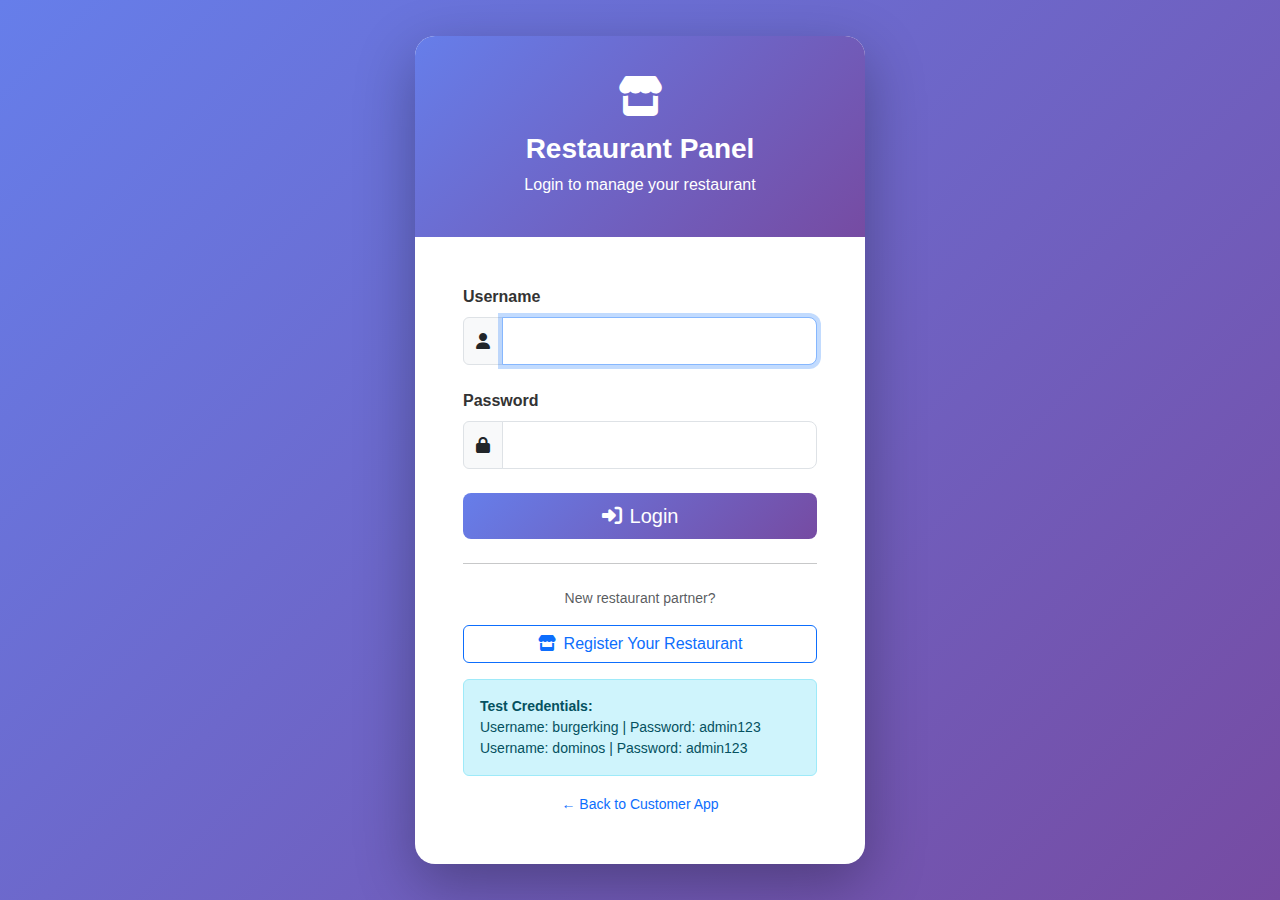
<file: restaurant-panel/index.html>
<!DOCTYPE html>
<html lang="en">

<head>
    <meta charset="UTF-8">
    <meta name="viewport" content="width=device-width, initial-scale=1.0">
    <title>Restaurant Login - Food Delivery</title>
    <link href="https://cdn.jsdelivr.net/npm/bootstrap@5.3.0/dist/css/bootstrap.min.css" rel="stylesheet">
    <link rel="stylesheet" href="https://cdnjs.cloudflare.com/ajax/libs/font-awesome/6.4.0/css/all.min.css">
    <style>
        body {
            background: linear-gradient(135deg, #667eea 0%, #764ba2 100%);
            min-height: 100vh;
            display: flex;
            align-items: center;
            justify-content: center;
            font-family: 'Inter', sans-serif;
        }

        .login-card {
            max-width: 450px;
            width: 100%;
            background: white;
            border-radius: 20px;
            box-shadow: 0 20px 60px rgba(0, 0, 0, 0.3);
            overflow: hidden;
        }

        .login-header {
            background: linear-gradient(135deg, #667eea 0%, #764ba2 100%);
            padding: 40px;
            text-align: center;
            color: white;
        }

        /* Fix label visibility */
        .form-label {
            color: #333 !important;
            font-weight: 500;
        }

        label {
            color: #333 !important;
        }
    </style>
</head>

<body>
    <div class="login-card">
        <div class="login-header">
            <i class="fas fa-store fs-1 mb-3"></i>
            <h1 class="h3 fw-bold">Restaurant Panel</h1>
            <p class="mb-0">Login to manage your restaurant</p>
        </div>

        <div class="p-5">
            <div id="alertContainer"></div>

            <form id="loginForm">
                <div class="mb-4">
                    <label for="username" class="form-label fw-bold">Username</label>
                    <div class="input-group">
                        <span class="input-group-text"><i class="fas fa-user"></i></span>
                        <input type="text" class="form-control form-control-lg" id="username" required autofocus>
                    </div>
                </div>
                <div class="mb-4">
                    <label for="password" class="form-label fw-bold">Password</label>
                    <div class="input-group">
                        <span class="input-group-text"><i class="fas fa-lock"></i></span>
                        <input type="password" class="form-control form-control-lg" id="password" required>
                    </div>
                </div>
                <button type="submit" class="btn btn-primary btn-lg w-100" id="loginBtn"
                    style="background: linear-gradient(135deg, #667eea 0%, #764ba2 100%); border: none;">
                    <i class="fas fa-sign-in-alt me-2"></i>Login
                </button>
            </form>

            <hr class="my-4">

            <p class="text-center text-muted small">New restaurant partner?</p>
            <button class="btn btn-outline-primary w-100" data-bs-toggle="modal" data-bs-target="#registerModal">
                <i class="fas fa-store me-2"></i>Register Your Restaurant
            </button>

            <div class="alert alert-info small mt-3">
                <strong>Test Credentials:</strong><br>
                Username: burgerking | Password: admin123<br>
                Username: dominos | Password: admin123
            </div>

            <div class="text-center mt-3">
                <a href="../customer-app/index.html" class="text-decoration-none small">← Back to Customer App</a>
            </div>
        </div>
    </div>

    <!-- Registration Modal -->
    <div class="modal fade" id="registerModal" tabindex="-1">
        <div class="modal-dialog modal-lg">
            <div class="modal-content">
                <div class="modal-header"
                    style="background: linear-gradient(135deg, #667eea 0%, #764ba2 100%); color: white;">
                    <h5 class="modal-title"><i class="fas fa-store me-2"></i>Register Your Restaurant</h5>
                    <button type="button" class="btn-close btn-close-white" data-bs-dismiss="modal"></button>
                </div>
                <div class="modal-body">
                    <form id="registerForm">
                        <div class="row">
                            <div class="col-md-6 mb-3">
                                <label class="form-label">Restaurant Name *</label>
                                <input type="text" class="form-control" id="regName" required>
                            </div>
                            <div class="col-md-6 mb-3">
                                <label class="form-label">Username *</label>
                                <input type="text" class="form-control" id="regUsername" required>
                                <small class="text-muted">This will be used for login</small>
                            </div>
                        </div>
                        <div class="row">
                            <div class="col-md-6 mb-3">
                                <label class="form-label">Password *</label>
                                <input type="password" class="form-control" id="regPassword" required minlength="6">
                            </div>
                            <div class="col-md-6 mb-3">
                                <label class="form-label">Confirm Password *</label>
                                <input type="password" class="form-control" id="regConfirmPassword" required>
                            </div>
                        </div>
                        <div class="mb-3">
                            <label class="form-label">Description</label>
                            <textarea class="form-control" id="regDescription" rows="2"
                                placeholder="Tell customers about your restaurant"></textarea>
                        </div>
                        <div class="mb-3">
                            <label class="form-label">Address *</label>
                            <input type="text" class="form-control" id="regAddress" required
                                placeholder="Restaurant address">
                        </div>
                        <div class="row">
                            <div class="col-md-6 mb-3">
                                <label class="form-label">Cuisine Types</label>
                                <input type="text" class="form-control" id="regCuisineTypes"
                                    placeholder="e.g., Italian, Chinese, Indian">
                            </div>
                            <div class="col-md-6 mb-3">
                                <label class="form-label">Delivery Time</label>
                                <input type="text" class="form-control" id="regDeliveryTime"
                                    placeholder="e.g., 30-45 min" value="30-45 min">
                            </div>
                        </div>
                        <div class="row">
                            <div class="col-md-6 mb-3">
                                <label class="form-label">Price for One</label>
                                <input type="number" class="form-control" id="regPriceForOne" value="200">
                            </div>
                            <div class="col-md-6 mb-3">
                                <label class="form-check-label" style="color: #333 !important;">
                                    <input type="checkbox" class="form-check-input" id="regPureVeg"> Pure
                                    Vegetarian
                                </label>
                            </div>
                        </div>
                        <div class="alert alert-warning small">
                            <i class="fas fa-info-circle me-1"></i>
                            After registration, you'll be able to add your menu items and manage orders.
                        </div>
                        <button type="submit" class="btn btn-primary w-100" id="registerBtn"
                            style="background: linear-gradient(135deg, #667eea 0%, #764ba2 100%); border: none;">
                            <i class="fas fa-check me-2"></i>Register Restaurant
                        </button>
                    </form>
                </div>
            </div>
        </div>
    </div>

    <script src="https://cdn.jsdelivr.net/npm/bootstrap@5.3.0/dist/js/bootstrap.bundle.min.js"></script>
    <script src="js/restaurant-api.js"></script>
    <script>
        const registerModal = new bootstrap.Modal(document.getElementById('registerModal'));

        // Check if already logged in
        (async function () {
            try {
                const response = await RestaurantAPI.checkAuth();
                if (response.authenticated) {
                    window.location.href = 'dashboard.html';
                }
            } catch (error) {
                console.log('Not authenticated');
            }
        })();

        // Login form handler
        document.getElementById('loginForm').addEventListener('submit', async (e) => {
            e.preventDefault();
            const loginBtn = document.getElementById('loginBtn');
            loginBtn.disabled = true;
            loginBtn.innerHTML = '<span class="spinner-border spinner-border-sm me-2"></span>Logging in...';

            const username = document.getElementById('username').value;
            const password = document.getElementById('password').value;

            try {
                const response = await RestaurantAPI.login(username, password);
                showAlert('Login successful! Redirecting...', 'success');
                setTimeout(() => {
                    window.location.href = 'dashboard.html';
                }, 1000);
            } catch (error) {
                showAlert(error.message || 'Login failed. Please check your credentials.', 'danger');
                loginBtn.disabled = false;
                loginBtn.innerHTML = '<i class="fas fa-sign-in-alt me-2"></i>Login';
            }
        });

        // Registration form handler
        document.getElementById('registerForm').addEventListener('submit', async (e) => {
            e.preventDefault();

            const password = document.getElementById('regPassword').value;
            const confirmPassword = document.getElementById('regConfirmPassword').value;

            if (password !== confirmPassword) {
                alert('Passwords do not match!');
                return;
            }

            const registerBtn = document.getElementById('registerBtn');
            registerBtn.disabled = true;
            registerBtn.innerHTML = '<span class="spinner-border spinner-border-sm me-2"></span>Registering...';

            const restaurantData = {
                name: document.getElementById('regName').value,
                username: document.getElementById('regUsername').value,
                password: password,
                description: document.getElementById('regDescription').value,
                address: document.getElementById('regAddress').value,
                cuisine_types: document.getElementById('regCuisineTypes').value,
                delivery_time: document.getElementById('regDeliveryTime').value,
                price_for_one: document.getElementById('regPriceForOne').value,
                is_pure_veg: document.getElementById('regPureVeg').checked
            };

            try {
                const response = await RestaurantAPI.register(restaurantData);
                alert('Registration successful! Redirecting to dashboard...');
                window.location.href = 'dashboard.html';
            } catch (error) {
                alert('Registration failed: ' + error.message);
                registerBtn.disabled = false;
                registerBtn.innerHTML = '<i class="fas fa-check me-2"></i>Register Restaurant';
            }
        });

        function showAlert(message, type) {
            document.getElementById('alertContainer').innerHTML = `
                <div class="alert alert-${type} alert-dismissible fade show" role="alert">
                    ${message}
                    <button type="button" class="btn-close" data-bs-dismiss="alert"></button>
                </div>
            `;
        }
    </script>
</body>

</html>
</file>
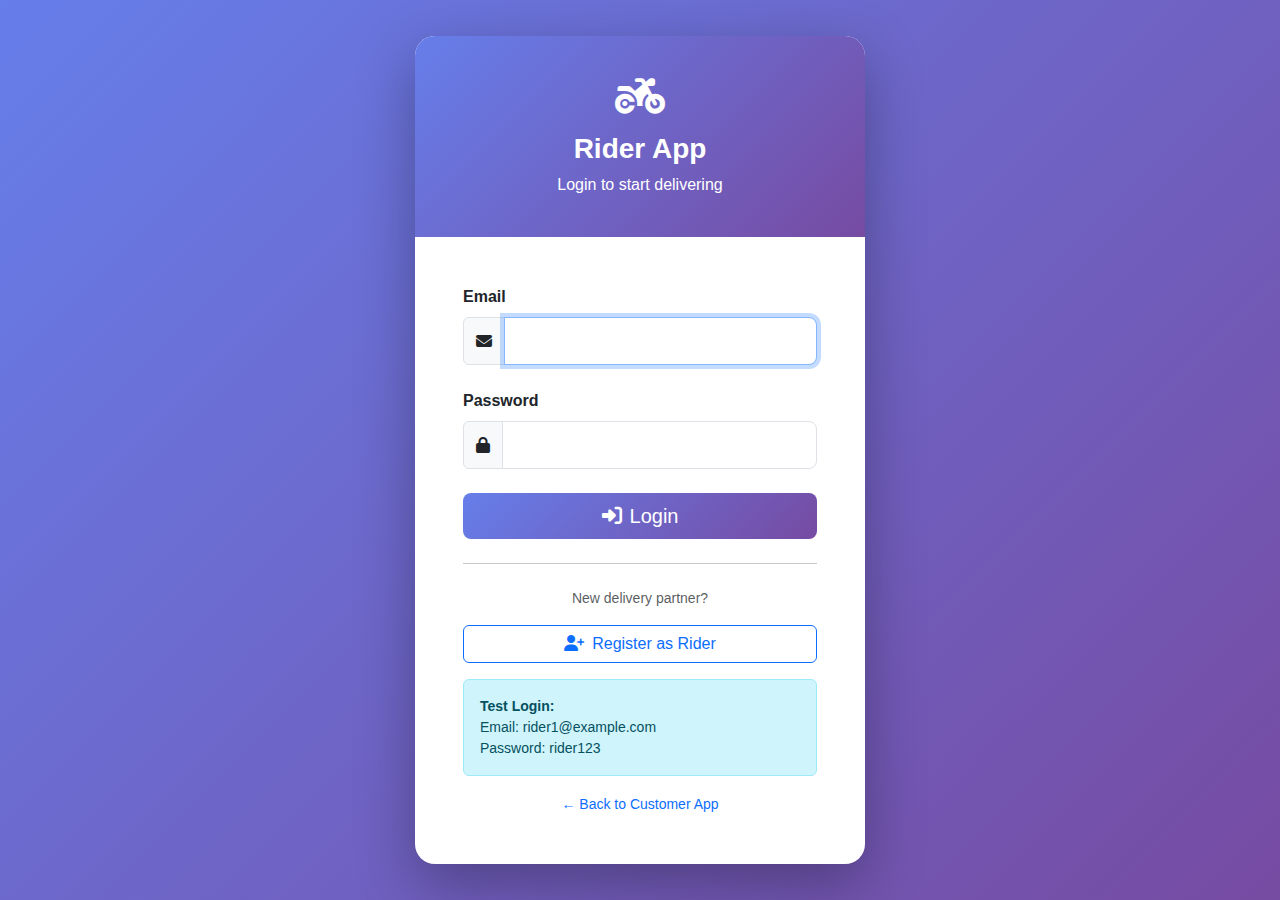
<file: rider-app/index.html>
<!DOCTYPE html>
<html lang="en">

<head>
    <meta charset="UTF-8">
    <meta name="viewport" content="width=device-width, initial-scale=1.0">
    <title>Rider Login</title>
    <link href="https://cdn.jsdelivr.net/npm/bootstrap@5.3.0/dist/css/bootstrap.min.css" rel="stylesheet">
    <link rel="stylesheet" href="https://cdnjs.cloudflare.com/ajax/libs/font-awesome/6.4.0/css/all.min.css">
    <link rel="stylesheet" href="css/rider-style.css">
    <style>
        body {
            background: linear-gradient(135deg, #667eea 0%, #764ba2 100%);
            min-height: 100vh;
            display: flex;
            align-items: center;
            justify-content: center;
        }

        .login-card {
            max-width: 450px;
            width: 100%;
            background: white;
            border-radius: 20px;
            box-shadow: 0 20px 60px rgba(0, 0, 0, 0.3);
        }

        .login-header {
            background: linear-gradient(135deg, #667eea 0%, #764ba2 100%);
            padding: 40px;
            text-align: center;
            color: white;
            border-radius: 20px 20px 0 0;
        }
    </style>
</head>

<body>
    <div class="login-card">
        <div class="login-header">
            <i class="fas fa-motorcycle fs-1 mb-3"></i>
            <h1 class="h3 fw-bold">Rider App</h1>
            <p class="mb-0">Login to start delivering</p>
        </div>

        <div class="p-5">
            <div id="alertContainer"></div>

            <form id="loginForm">
                <div class="mb-4">
                    <label class="form-label fw-bold">Email</label>
                    <div class="input-group">
                        <span class="input-group-text"><i class="fas fa-envelope"></i></span>
                        <input type="email" class="form-control form-control-lg" id="email" required autofocus>
                    </div>
                </div>
                <div class="mb-4">
                    <label class="form-label fw-bold">Password</label>
                    <div class="input-group">
                        <span class="input-group-text"><i class="fas fa-lock"></i></span>
                        <input type="password" class="form-control form-control-lg" id="password" required>
                    </div>
                </div>
                <button type="submit" class="btn btn-accept btn-lg w-100" id="loginBtn">
                    <i class="fas fa-sign-in-alt me-2"></i>Login
                </button>
            </form>

            <hr class="my-4">

            <p class="text-center text-muted small">New delivery partner?</p>
            <button class="btn btn-outline-primary w-100" data-bs-toggle="modal" data-bs-target="#registerModal">
                <i class="fas fa-user-plus me-2"></i>Register as Rider
            </button>

            <div class="alert alert-info small mt-3">
                <strong>Test Login:</strong><br>
                Email: rider1@example.com<br>
                Password: rider123
            </div>

            <div class="text-center mt-3">
                <a href="../index.html" class="text-decoration-none small">← Back to Customer App</a>
            </div>
        </div>
    </div>

    <!-- Register Modal -->
    <div class="modal fade" id="registerModal" tabindex="-1">
        <div class="modal-dialog">
            <div class="modal-content">
                <div class="modal-header"
                    style="background: linear-gradient(135deg, #667eea 0%, #764ba2 100%); color: white;">
                    <h5 class="modal-title"><i class="fas fa-motorcycle me-2"></i>Register as Rider</h5>
                    <button type="button" class="btn-close btn-close-white" data-bs-dismiss="modal"></button>
                </div>
                <div class="modal-body">
                    <form id="registerForm">
                        <div class="mb-3">
                            <label class="form-label">Full Name *</label>
                            <input type="text" class="form-control" id="regName" required>
                        </div>
                        <div class="mb-3">
                            <label class="form-label">Email *</label>
                            <input type="email" class="form-control" id="regEmail" required>
                        </div>
                        <div class="mb-3">
                            <label class="form-label">Phone *</label>
                            <input type="tel" class="form-control" id="regPhone" required placeholder="+91 XXXXX XXXXX">
                        </div>
                        <div class="mb-3">
                            <label class="form-label">Password *</label>
                            <input type="password" class="form-control" id="regPassword" required minlength="6">
                        </div>
                        <div class="mb-3">
                            <label class="form-label">Vehicle Type *</label>
                            <select class="form-select" id="regVehicle" required>
                                <option value="bike">Bike</option>
                                <option value="scooter">Scooter</option>
                                <option value="car">Car</option>
                            </select>
                        </div>
                        <button type="submit" class="btn btn-accept w-100" id="registerBtn">
                            <i class="fas fa-check me-2"></i>Register
                        </button>
                    </form>
                </div>
            </div>
        </div>
    </div>

    <script src="https://cdn.jsdelivr.net/npm/bootstrap@5.3.0/dist/js/bootstrap.bundle.min.js"></script>
    <script src="js/rider-api.js"></script>
    <script>
        const registerModal = new bootstrap.Modal(document.getElementById('registerModal'));

        // Check if already logged in
        (async function () {
            try {
                const response = await RiderAPI.checkAuth();
                if (response.authenticated) {
                    window.location.href = 'dashboard.html';
                }
            } catch (error) {
                console.log('Not authenticated');
            }
        })();

        // Login handler
        document.getElementById('loginForm').addEventListener('submit', async (e) => {
            e.preventDefault();
            const loginBtn = document.getElementById('loginBtn');
            loginBtn.disabled = true;
            loginBtn.innerHTML = '<span class="spinner-border spinner-border-sm me-2"></span>Logging in...';

            try {
                await RiderAPI.login(
                    document.getElementById('email').value,
                    document.getElementById('password').value
                );
                window.location.href = 'dashboard.html';
            } catch (error) {
                showAlert(error.message, 'danger');
                loginBtn.disabled = false;
                loginBtn.innerHTML = '<i class="fas fa-sign-in-alt me-2"></i>Login';
            }
        });

        // Register handler
        document.getElementById('registerForm').addEventListener('submit', async (e) => {
            e.preventDefault();
            const registerBtn = document.getElementById('registerBtn');
            registerBtn.disabled = true;
            registerBtn.innerHTML = '<span class="spinner-border spinner-border-sm me-2"></span>Registering...';

            try {
                await RiderAPI.register({
                    name: document.getElementById('regName').value,
                    email: document.getElementById('regEmail').value,
                    phone: document.getElementById('regPhone').value,
                    password: document.getElementById('regPassword').value,
                    vehicle_type: document.getElementById('regVehicle').value
                });
                alert('Registration successful!');
                window.location.href = 'dashboard.html';
            } catch (error) {
                alert('Registration failed: ' + error.message);
                registerBtn.disabled = false;
                registerBtn.innerHTML = '<i class="fas fa-check me-2"></i>Register';
            }
        });

        function showAlert(message, type) {
            document.getElementById('alertContainer').innerHTML = `
                <div class="alert alert-${type} alert-dismissible fade show">
                    ${message}
                    <button type="button" class="btn-close" data-bs-dismiss="alert"></button>
                </div>
            `;
        }
    </script>
</body>

</html>
</file>
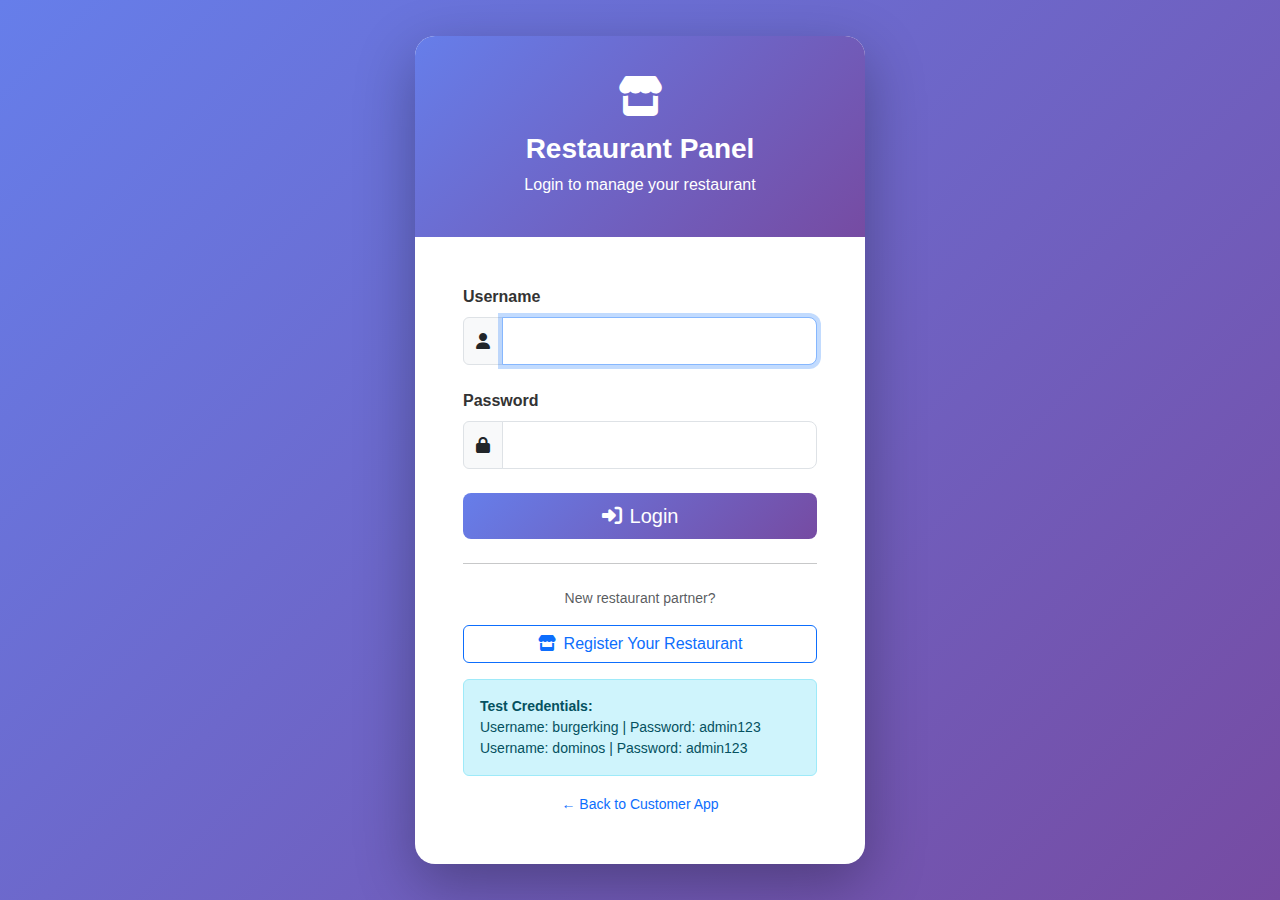
<file: restaurant-panel/dashboard.html>
<!DOCTYPE html>
<html lang="en">

<head>
    <meta charset="UTF-8">
    <meta name="viewport" content="width=device-width, initial-scale=1.0">
    <title>Restaurant Dashboard</title>
    <link href="https://cdn.jsdelivr.net/npm/bootstrap@5.3.0/dist/css/bootstrap.min.css" rel="stylesheet">
    <link rel="stylesheet" href="https://cdnjs.cloudflare.com/ajax/libs/font-awesome/6.4.0/css/all.min.css">
    <link rel="stylesheet" href="css/restaurant-style.css">
</head>

<body>
    <!-- Sidebar -->
    <div class="sidebar" id="sidebar">
        <div class="sidebar-header">
            <i class="fas fa-store me-2"></i>
            <span id="restaurantName">Restaurant Panel</span>
        </div>
        <ul class="sidebar-menu">
            <li><a href="dashboard.html" class="active"><i class="fas fa-home"></i> Dashboard</a></li>
            <li><a href="orders.html"><i class="fas fa-shopping-bag"></i> Orders</a></li>
            <li><a href="menu.html"><i class="fas fa-utensils"></i> Menu</a></li>
            <li><a href="#" onclick="handleLogout(event)"><i class="fas fa-sign-out-alt"></i> Logout</a></li>
        </ul>
    </div>

    <!-- Main Content -->
    <div class="main-content">
        <!-- Top Bar -->
        <div class="top-bar">
            <button class="btn btn-link" id="sidebarToggle">
                <i class="fas fa-bars"></i>
            </button>
            <div class="ms-auto" id="userInfo"></div>
        </div>

        <!-- Dashboard Content -->
        <div class="container-fluid p-4">
            <h1 class="h3 fw-bold mb-4">Dashboard</h1>

            <!-- Stats Cards -->
            <div class="row g-4 mb-4">
                <div class="col-md-3">
                    <div class="stat-card bg-primary text-white">
                        <div class="stat-icon"><i class="fas fa-shopping-bag"></i></div>
                        <div class="stat-content">
                            <div class="stat-number" id="totalOrders">0</div>
                            <div class="stat-label">Total Orders</div>
                        </div>
                    </div>
                </div>
                <div class="col-md-3">
                    <div class="stat-card bg-warning text-white">
                        <div class="stat-icon"><i class="fas fa-clock"></i></div>
                        <div class="stat-content">
                            <div class="stat-number" id="pendingOrders">0</div>
                            <div class="stat-label">Pending Orders</div>
                        </div>
                    </div>
                </div>
                <div class="col-md-3">
                    <div class="stat-card bg-success text-white">
                        <div class="stat-icon"><i class="fas fa-check-circle"></i></div>
                        <div class="stat-content">
                            <div class="stat-number" id="completedOrders">0</div>
                            <div class="stat-label">Completed</div>
                        </div>
                    </div>
                </div>
                <div class="col-md-3">
                    <div class="stat-card bg-info text-white">
                        <div class="stat-icon"><i class="fas fa-rupee-sign"></i></div>
                        <div class="stat-content">
                            <div class="stat-number" id="totalRevenue">₹0</div>
                            <div class="stat-label">Total Revenue</div>
                        </div>
                    </div>
                </div>
            </div>

            <!-- Recent Orders -->
            <div class="card border-0 shadow-sm">
                <div class="card-header bg-white">
                    <h5 class="mb-0">Recent Orders</h5>
                </div>
                <div class="card-body">
                    <div id="recentOrdersContent">
                        <div class="text-center py-4">
                            <div class="spinner-border text-primary" role="status"></div>
                        </div>
                    </div>
                </div>
            </div>
        </div>
    </div>

    <script src="https://cdn.jsdelivr.net/npm/bootstrap@5.3.0/dist/js/bootstrap.bundle.min.js"></script>
    <script src="js/restaurant-api.js"></script>
    <script>
        let currentRestaurant = null;

        document.addEventListener('DOMContentLoaded', async function () {
            await checkAuth();
            await loadDashboard();
        });

        async function checkAuth() {
            try {
                const response = await RestaurantAPI.checkAuth();
                if (response.authenticated) {
                    currentRestaurant = response.restaurant;
                    document.getElementById('restaurantName').textContent = currentRestaurant.name;
                    document.getElementById('userInfo').innerHTML = `
                        <span class="me-3"><i class="fas fa-store me-1"></i>${currentRestaurant.name}</span>
                    `;
                } else {
                    window.location.href = 'index.html';
                }
            } catch (error) {
                window.location.href = 'index.html';
            }
        }

        async function loadDashboard() {
            try {
                const ordersResponse = await RestaurantAPI.getOrders();
                const orders = ordersResponse.data;

                // Calculate stats
                const pending = orders.filter(o => o.status === 'pending' || o.status === 'confirmed').length;
                const completed = orders.filter(o => o.status === 'delivered').length;
                const totalRevenue = orders.reduce((sum, o) => sum + parseFloat(o.total_amount), 0);

                document.getElementById('totalOrders').textContent = orders.length;
                document.getElementById('pendingOrders').textContent = pending;
                document.getElementById('completedOrders').textContent = completed;
                document.getElementById('totalRevenue').textContent = '₹' + totalRevenue.toFixed(2);

                // Display recent orders
                displayRecentOrders(orders.slice(0, 5));
            } catch (error) {
                console.error('Failed to load dashboard:', error);
            }
        }

        function displayRecentOrders(orders) {
            const container = document.getElementById('recentOrdersContent');

            if (orders.length === 0) {
                container.innerHTML = '<p class="text-muted text-center">No orders yet</p>';
                return;
            }

            let html = '<div class="table-responsive"><table class="table">';
            html += '<thead><tr><th>Order ID</th><th>Customer</th><th>Items</th><th>Amount</th><th>Status</th><th>Action</th></tr></thead><tbody>';

            orders.forEach(order => {
                const statusClass = getStatusClass(order.status);
                html += `
                    <tr>
                        <td>#${order.id}</td>
                        <td>${order.customer_name}</td>
                        <td>${order.item_count} items</td>
                        <td>₹${order.total_amount}</td>
                        <td><span class="badge ${statusClass}">${order.status}</span></td>
                        <td><a href="orders.html" class="btn btn-sm btn-primary">View</a></td>
                    </tr>
                `;
            });

            html += '</tbody></table></div>';
            container.innerHTML = html;
        }

        function getStatusClass(status) {
            const map = {
                'pending': 'bg-warning',
                'confirmed': 'bg-info',
                'preparing': 'bg-primary',
                'on_the_way': 'bg-success',
                'delivered': 'bg-success',
                'cancelled': 'bg-danger'
            };
            return map[status] || 'bg-secondary';
        }

        async function handleLogout(e) {
            e.preventDefault();
            if (confirm('Are you sure you want to logout?')) {
                try {
                    await RestaurantAPI.logout();
                    window.location.href = 'index.html';
                } catch (error) {
                    console.error('Logout failed:', error);
                }
            }
        }
    </script>
</body>

</html>
</file>
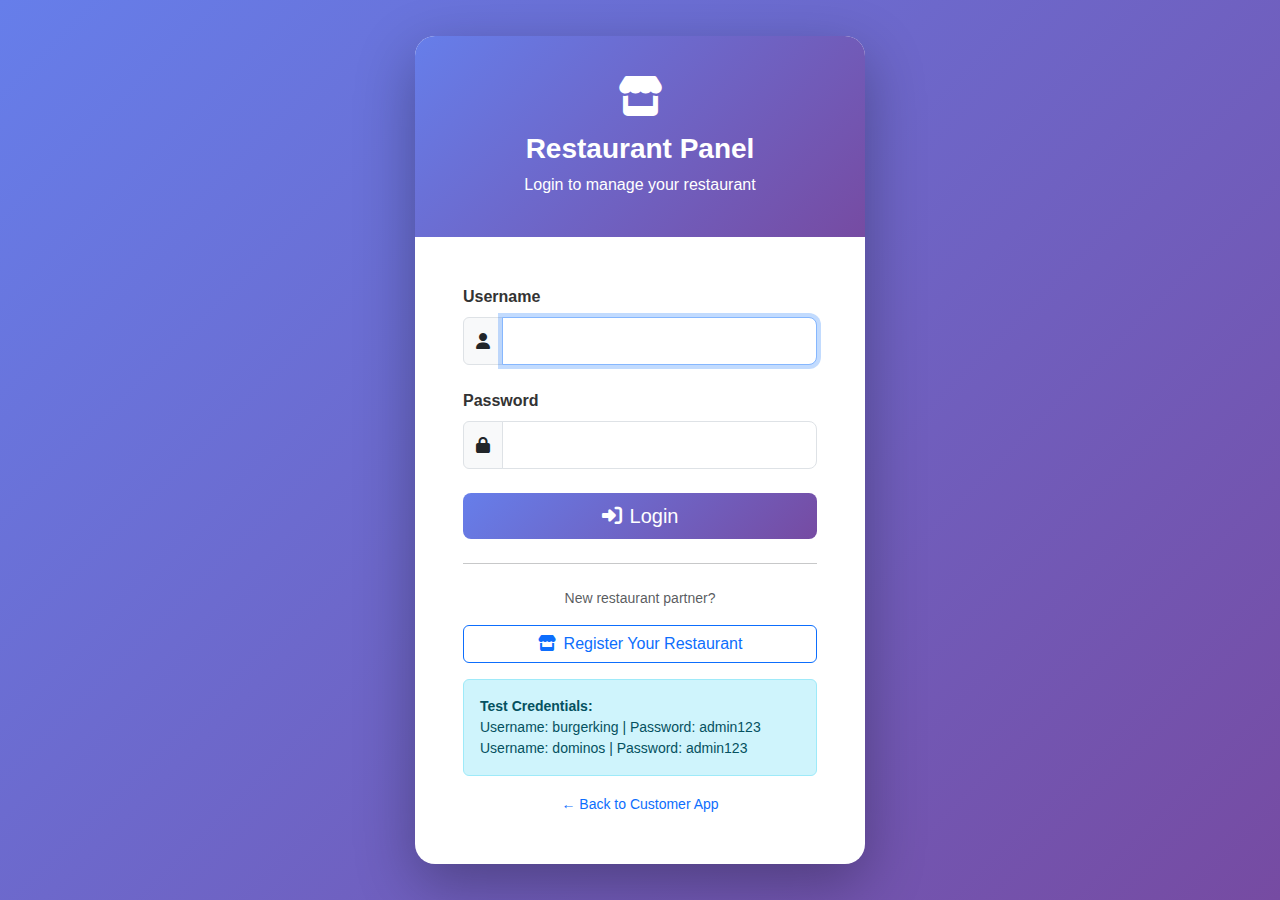
<file: restaurant-panel/menu.html>
<!DOCTYPE html>
<html lang="en">

<head>
    <meta charset="UTF-8">
    <meta name="viewport" content="width=device-width, initial-scale=1.0">
    <title>Menu Management</title>
    <link href="https://cdn.jsdelivr.net/npm/bootstrap@5.3.0/dist/css/bootstrap.min.css" rel="stylesheet">
    <link rel="stylesheet" href="https://cdnjs.cloudflare.com/ajax/libs/font-awesome/6.4.0/css/all.min.css">
    <link rel="stylesheet" href="css/restaurant-style.css">
</head>

<body>
    <!-- Sidebar -->
    <div class="sidebar">
        <div class="sidebar-header">
            <i class="fas fa-store me-2"></i>
            <span id="restaurantName">Restaurant Panel</span>
        </div>
        <ul class="sidebar-menu">
            <li><a href="dashboard.html"><i class="fas fa-home"></i> Dashboard</a></li>
            <li><a href="orders.html"><i class="fas fa-shopping-bag"></i> Orders</a></li>
            <li><a href="menu.html" class="active"><i class="fas fa-utensils"></i> Menu</a></li>
            <li><a href="#" onclick="handleLogout(event)"><i class="fas fa-sign-out-alt"></i> Logout</a></li>
        </ul>
    </div>

    <!-- Main Content -->
    <div class="main-content">
        <div class="top-bar">
            <button class="btn btn-link"><i class="fas fa-bars"></i></button>
            <div class="ms-auto" id="userInfo"></div>
        </div>

        <div class="container-fluid p-4">
            <div class="d-flex justify-content-between align-items-center mb-4">
                <h1 class="h3 fw-bold">Menu Management</h1>
                <button class="btn btn-primary" data-bs-toggle="modal" data-bs-target="#addItemModal">
                    <i class="fas fa-plus me-2"></i>Add New Item
                </button>
            </div>

            <!-- Menu Items -->
            <div class="card border-0 shadow-sm">
                <div class="card-body">
                    <div id="menuContent">
                        <div class="text-center py-5">
                            <div class="spinner-border text-primary" role="status"></div>
                        </div>
                    </div>
                </div>
            </div>
        </div>
    </div>

    <!-- Add Item Modal -->
    <div class="modal fade" id="addItemModal" tabindex="-1">
        <div class="modal-dialog">
            <div class="modal-content">
                <div class="modal-header">
                    <h5 class="modal-title">Add New Menu Item</h5>
                    <button type="button" class="btn-close" data-bs-dismiss="modal"></button>
                </div>
                <div class="modal-body">
                    <form id="addItemForm">
                        <div class="mb-3">
                            <label class="form-label">Item Name *</label>
                            <input type="text" class="form-control" id="itemName" required>
                        </div>
                        <div class="mb-3">
                            <label class="form-label">Description</label>
                            <textarea class="form-control" id="itemDesc" rows="2"></textarea>
                        </div>
                        <div class="mb-3">
                            <label class="form-label">Price *</label>
                            <input type="number" class="form-control" id="itemPrice" step="0.01" required>
                        </div>
                        <div class="mb-3">
                            <label class="form-label">Image URL</label>
                            <input type="url" class="form-control" id="itemImage">
                        </div>
                        <div class="mb-3">
                            <label class="form-check-label me-3">
                                <input type="checkbox" class="form-check-input" id="itemVeg" checked> Vegetarian
                            </label>
                        </div>
                        <button type="submit" class="btn btn-primary w-100">Add Item</button>
                    </form>
                </div>
            </div>
        </div>
    </div>

    <!-- Edit Item Modal -->
    <div class="modal fade" id="editItemModal" tabindex="-1">
        <div class="modal-dialog">
            <div class="modal-content">
                <div class="modal-header">
                    <h5 class="modal-title">Edit Menu Item</h5>
                    <button type="button" class="btn-close" data-bs-dismiss="modal"></button>
                </div>
                <div class="modal-body">
                    <form id="editItemForm">
                        <input type="hidden" id="editItemId">
                        <div class="mb-3">
                            <label class="form-label">Item Name *</label>
                            <input type="text" class="form-control" id="editItemName" required>
                        </div>
                        <div class="mb-3">
                            <label class="form-label">Description</label>
                            <textarea class="form-control" id="editItemDesc" rows="2"></textarea>
                        </div>
                        <div class="mb-3">
                            <label class="form-label">Price *</label>
                            <input type="number" class="form-control" id="editItemPrice" step="0.01" required>
                        </div>
                        <div class="mb-3">
                            <label class="form-label">Image URL</label>
                            <input type="url" class="form-control" id="editItemImage">
                        </div>
                        <div class="mb-3">
                            <label class="form-check-label me-3">
                                <input type="checkbox" class="form-check-input" id="editItemVeg"> Vegetarian
                            </label>
                            <label class="form-check-label">
                                <input type="checkbox" class="form-check-input" id="editItemAvailable"> Available
                            </label>
                        </div>
                        <button type="submit" class="btn btn-primary w-100">Update Item</button>
                    </form>
                </div>
            </div>
        </div>
    </div>

    <script src="https://cdn.jsdelivr.net/npm/bootstrap@5.3.0/dist/js/bootstrap.bundle.min.js"></script>
    <script src="js/restaurant-api.js"></script>
    <script>
        let currentRestaurant = null;
        const addModal = new bootstrap.Modal(document.getElementById('addItemModal'));
        const editModal = new bootstrap.Modal(document.getElementById('editItemModal'));

        document.addEventListener('DOMContentLoaded', async function () {
            await checkAuth();
            await loadMenu();

            document.getElementById('addItemForm').addEventListener('submit', handleAddItem);
            document.getElementById('editItemForm').addEventListener('submit', handleEditItem);
        });

        async function checkAuth() {
            try {
                const response = await RestaurantAPI.checkAuth();
                if (response.authenticated) {
                    currentRestaurant = response.restaurant;
                    document.getElementById('restaurantName').textContent = currentRestaurant.name;
                    document.getElementById('userInfo').textContent = currentRestaurant.name;
                } else {
                    window.location.href = 'index.html';
                }
            } catch (error) {
                window.location.href = 'index.html';
            }
        }

        async function loadMenu() {
            const container = document.getElementById('menuContent');
            container.innerHTML = '<div class="text-center py-5"><div class="spinner-border text-primary"></div></div>';

            try {
                const response = await RestaurantAPI.getMenu();
                displayMenu(response.data);
            } catch (error) {
                container.innerHTML = '<div class="alert alert-danger">Failed to load menu</div>';
            }
        }

        function displayMenu(items) {
            const container = document.getElementById('menuContent');

            if (items.length === 0) {
                container.innerHTML = '<p class="text-center text-muted py-5">No menu items yet. Add your first item!</p>';
                return;
            }

            let html = '<div class="table-responsive"><table class="table table-hover"><thead><tr><th>Item</th><th>Description</th><th>Price</th><th>Type</th><th>Status</th><th>Actions</th></tr></thead><tbody>';

            items.forEach(item => {
                html += `
                    <tr>
                        <td>
                            <div class="d-flex align-items-center">
                                ${item.image_url ? `<img src="${item.image_url}" style="width: 50px; height: 50px; object-fit: cover;" class="rounded me-2" onerror="this.src='https://via.placeholder.com/50'">` : ''}
                                <strong>${item.name}</strong>
                            </div>
                        </td>
                        <td><small>${item.description || '-'}</small></td>
                        <td><strong>₹${item.price}</strong></td>
                        <td>${item.is_veg ? '<span class="badge bg-success">Veg</span>' : '<span class="badge bg-danger">Non-Veg</span>'}</td>
                        <td>${item.is_available ? '<span class="badge bg-success">Available</span>' : '<span class="badge bg-secondary">Unavailable</span>'}</td>
                        <td>
                            <button class="btn btn-sm btn-primary" onclick='editItem(${JSON.stringify(item)})'><i class="fas fa-edit"></i></button>
                            <button class="btn btn-sm ${item.is_available ? 'btn-warning' : 'btn-success'}" onclick="toggleAvailability(${item.id}, ${!item.is_available})">
                                <i class="fas fa-${item.is_available ? 'eye-slash' : 'eye'}"></i>
                            </button>
                            <button class="btn btn-sm btn-danger" onclick="deleteItem(${item.id})"><i class="fas fa-trash"></i></button>
                        </td>
                    </tr>
                `;
            });

            html += '</tbody></table></div>';
            container.innerHTML = html;
        }

        async function handleAddItem(e) {
            e.preventDefault();

            const item = {
                name: document.getElementById('itemName').value,
                description: document.getElementById('itemDesc').value,
                price: document.getElementById('itemPrice').value,
                image_url: document.getElementById('itemImage').value,
                is_veg: document.getElementById('itemVeg').checked
            };

            try {
                await RestaurantAPI.addMenuItem(item);
                addModal.hide();
                document.getElementById('addItemForm').reset();
                await loadMenu();
                alert('Item added successfully!');
            } catch (error) {
                alert('Failed to add item: ' + error.message);
            }
        }

        function editItem(item) {
            document.getElementById('editItemId').value = item.id;
            document.getElementById('editItemName').value = item.name;
            document.getElementById('editItemDesc').value = item.description || '';
            document.getElementById('editItemPrice').value = item.price;
            document.getElementById('editItemImage').value = item.image_url || '';
            document.getElementById('editItemVeg').checked = item.is_veg == 1;
            document.getElementById('editItemAvailable').checked = item.is_available == 1;
            editModal.show();
        }

        async function handleEditItem(e) {
            e.preventDefault();

            const itemId = document.getElementById('editItemId').value;
            const updates = {
                name: document.getElementById('editItemName').value,
                description: document.getElementById('editItemDesc').value,
                price: document.getElementById('editItemPrice').value,
                image_url: document.getElementById('editItemImage').value,
                is_veg: document.getElementById('editItemVeg').checked,
                is_available: document.getElementById('editItemAvailable').checked
            };

            try {
                await RestaurantAPI.updateMenuItem(itemId, updates);
                editModal.hide();
                await loadMenu();
                alert('Item updated successfully!');
            } catch (error) {
                alert('Failed to update item: ' + error.message);
            }
        }

        async function toggleAvailability(itemId, available) {
            try {
                await RestaurantAPI.updateMenuItem(itemId, { is_available: available });
                await loadMenu();
            } catch (error) {
                alert('Failed to update availability: ' + error.message);
            }
        }

        async function deleteItem(itemId) {
            if (!confirm('Are you sure you want to delete this item?')) return;

            try {
                await RestaurantAPI.deleteMenuItem(itemId);
                await loadMenu();
                alert('Item deleted successfully!');
            } catch (error) {
                alert('Failed to delete item: ' + error.message);
            }
        }

        async function handleLogout(e) {
            e.preventDefault();
            if (confirm('Logout?')) {
                await RestaurantAPI.logout();
                window.location.href = 'index.html';
            }
        }
    </script>
</body>

</html>
</file>
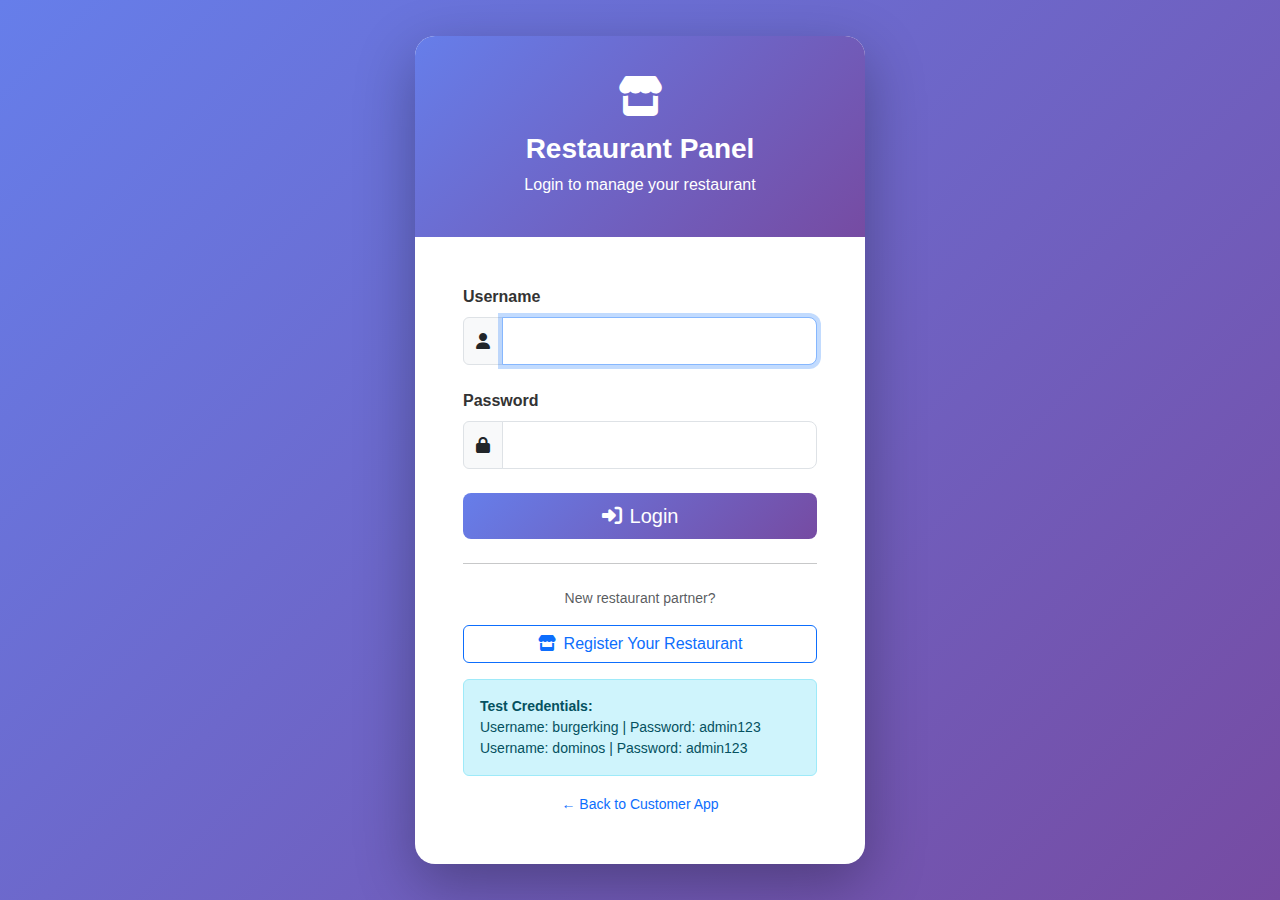
<file: restaurant-panel/orders.html>
<!DOCTYPE html>
<html lang="en">

<head>
    <meta charset="UTF-8">
    <meta name="viewport" content="width=device-width, initial-scale=1.0">
    <title>Orders Management</title>
    <link href="https://cdn.jsdelivr.net/npm/bootstrap@5.3.0/dist/css/bootstrap.min.css" rel="stylesheet">
    <link rel="stylesheet" href="https://cdnjs.cloudflare.com/ajax/libs/font-awesome/6.4.0/css/all.min.css">
    <link rel="stylesheet" href="css/restaurant-style.css">
</head>

<body>
    <!-- Sidebar -->
    <div class="sidebar">
        <div class="sidebar-header">
            <i class="fas fa-store me-2"></i>
            <span id="restaurantName">Restaurant Panel</span>
        </div>
        <ul class="sidebar-menu">
            <li><a href="dashboard.html"><i class="fas fa-home"></i> Dashboard</a></li>
            <li><a href="orders.html" class="active"><i class="fas fa-shopping-bag"></i> Orders</a></li>
            <li><a href="menu.html"><i class="fas fa-utensils"></i> Menu</a></li>
            <li><a href="#" onclick="handleLogout(event)"><i class="fas fa-sign-out-alt"></i> Logout</a></li>
        </ul>
    </div>

    <!-- Main Content -->
    <div class="main-content">
        <div class="top-bar">
            <button class="btn btn-link"><i class="fas fa-bars"></i></button>
            <div class="ms-auto" id="userInfo"></div>
        </div>

        <div class="container-fluid p-4">
            <div class="d-flex justify-content-between align-items-center mb-4">
                <h1 class="h3 fw-bold">Orders Management</h1>
                <button class="btn btn-primary" onclick="loadOrders()"><i class="fas fa-sync me-2"></i>Refresh</button>
            </div>

            <!-- Filters -->
            <div class="card border-0 shadow-sm mb-4">
                <div class="card-body">
                    <div class="row g-3">
                        <div class="col-md-3">
                            <select class="form-select" id="statusFilter" onchange="loadOrders()">
                                <option value="">All Orders</option>
                                <option value="pending">Pending</option>
                                <option value="confirmed">Confirmed</option>
                                <option value="preparing">Preparing</option>
                                <option value="ready">Ready</option>
                                <option value="on_the_way">On the Way</option>
                                <option value="delivered">Delivered</option>
                                <option value="cancelled">Cancelled</option>
                            </select>
                        </div>
                    </div>
                </div>
            </div>

            <!-- Orders List -->
            <div class="card border-0 shadow-sm">
                <div class="card-body">
                    <div id="ordersContent">
                        <div class="text-center py-5">
                            <div class="spinner-border text-primary" role="status"></div>
                        </div>
                    </div>
                </div>
            </div>
        </div>
    </div>

    <!-- Order Details Modal -->
    <div class="modal fade" id="orderModal" tabindex="-1">
        <div class="modal-dialog modal-lg">
            <div class="modal-content">
                <div class="modal-header">
                    <h5 class="modal-title">Order Details</h5>
                    <button type="button" class="btn-close" data-bs-dismiss="modal"></button>
                </div>
                <div class="modal-body" id="orderModalContent"></div>
            </div>
        </div>
    </div>

    <script src="https://cdn.jsdelivr.net/npm/bootstrap@5.3.0/dist/js/bootstrap.bundle.min.js"></script>
    <script src="js/restaurant-api.js"></script>
    <script>
        let currentRestaurant = null;
        const orderModal = new bootstrap.Modal(document.getElementById('orderModal'));

        document.addEventListener('DOMContentLoaded', async function () {
            await checkAuth();
            await loadOrders();
        });

        async function checkAuth() {
            try {
                const response = await RestaurantAPI.checkAuth();
                if (response.authenticated) {
                    currentRestaurant = response.restaurant;
                    document.getElementById('restaurantName').textContent = currentRestaurant.name;
                    document.getElementById('userInfo').textContent = currentRestaurant.name;
                } else {
                    window.location.href = 'index.html';
                }
            } catch (error) {
                window.location.href = 'index.html';
            }
        }

        async function loadOrders() {
            const status = document.getElementById('statusFilter').value;
            const container = document.getElementById('ordersContent');
            container.innerHTML = '<div class="text-center py-5"><div class="spinner-border text-primary"></div></div>';

            try {
                const response = await RestaurantAPI.getOrders(status || null);
                displayOrders(response.data);
            } catch (error) {
                container.innerHTML = '<div class="alert alert-danger">Failed to load orders</div>';
            }
        }

        function displayOrders(orders) {
            const container = document.getElementById('ordersContent');

            if (orders.length === 0) {
                container.innerHTML = '<p class="text-center text-muted py-5">No orders found</p>';
                return;
            }

            let html = '<div class="table-responsive"><table class="table table-hover">';
            html += '<thead><tr><th>Order ID</th><th>Customer</th><th>Phone</th><th>Items</th><th>Amount</th><th>Status</th><th>Date</th><th>Actions</th></tr></thead><tbody>';

            orders.forEach(order => {
                const date = new Date(order.created_at).toLocaleString('en-IN');
                const statusClass = getStatusClass(order.status);
                html += `
                    <tr>
                        <td><strong>#${order.id}</strong></td>
                        <td>${order.customer_name}</td>
                        <td>${order.phone || 'N/A'}</td>
                        <td>${order.item_count} items</td>
                        <td><strong>₹${order.total_amount}</strong></td>
                        <td><span class="badge ${statusClass}">${order.status.replace('_', ' ')}</span></td>
                        <td><small>${date}</small></td>
                        <td>
                            <button class="btn btn-sm btn-info" onclick="viewOrder(${order.id})"><i class="fas fa-eye"></i></button>
                            ${order.status !== 'delivered' && order.status !== 'cancelled' && order.status !== 'on_the_way' ?
                        `<button class="btn btn-sm btn-success" onclick="updateStatus(${order.id})"><i class="fas fa-check"></i></button>` : ''}
                        </td>
                    </tr>
                `;
            });

            html += '</tbody></table></div>';
            container.innerHTML = html;
        }

        async function viewOrder(orderId) {
            const content = document.getElementById('orderModalContent');
            content.innerHTML = '<div class="text-center py-3"><div class="spinner-border"></div></div>';
            orderModal.show();

            try {
                const response = await RestaurantAPI.getOrder(orderId);
                const order = response.data;

                let html = `
                    <div class="mb-3">
                        <h6>Customer Details</h6>
                        <p><strong>Name:</strong> ${order.customer_name}<br>
                        <strong>Phone:</strong> ${order.phone}<br>
                        <strong>Email:</strong> ${order.email}</p>
                        <p><strong>Delivery Address:</strong><br>${order.delivery_address}</p>
                    </div>
                    <div class="mb-3">
                        <h6>Order Items</h6>
                        <table class="table table-sm">
                            <thead><tr><th>Item</th><th>Qty</th><th>Price</th><th>Total</th></tr></thead>
                            <tbody>
                `;

                order.items.forEach(item => {
                    html += `
                        <tr>
                            <td>${item.name} ${item.is_veg ? '<span class="badge bg-success">Veg</span>' : ''}</td>
                            <td>${item.quantity}</td>
                            <td>₹${item.price}</td>
                            <td>₹${(item.price * item.quantity).toFixed(2)}</td>
                        </tr>
                    `;
                });

                html += `
                            </tbody>
                        </table>
                    </div>
                    <div class="mb-3">
                        <h6>Payment</h6>
                        <p><strong>Method:</strong> ${order.payment_method.toUpperCase()}<br>
                        <strong>Total Amount:</strong> <span class="h5 text-success">₹${order.total_amount}</span></p>
                    </div>
                    <div>
                        <h6>Status</h6>
                        <p><span class="badge ${getStatusClass(order.status)}">${order.status.replace('_', ' ')}</span></p>
                    </div>
                `;

                content.innerHTML = html;
            } catch (error) {
                content.innerHTML = '<div class="alert alert-danger">Failed to load order details</div>';
            }
        }

        async function updateStatus(orderId) {
            // Restaurant can only control these statuses
            const statuses = ['pending', 'confirmed', 'preparing', 'ready', 'cancelled'];
            const statusNames = ['Pending', 'Confirmed', 'Preparing', 'Ready', 'Cancelled'];

            const result = prompt(`Select new status (enter number):\n0: Pending\n1: Confirmed\n2: Preparing\n3: Ready\n4: Cancelled`);

            if (result !== null) {
                const index = parseInt(result);
                if (index >= 0 && index < statuses.length) {
                    try {
                        await RestaurantAPI.updateOrderStatus(orderId, statuses[index]);
                        alert('Order status updated successfully!');
                        await loadOrders();
                    } catch (error) {
                        alert('Failed to update status: ' + error.message);
                    }
                }
            }
        }

        function getStatusClass(status) {
            const map = {
                'pending': 'bg-warning text-dark',
                'confirmed': 'bg-info',
                'preparing': 'bg-primary',
                'ready': 'bg-primary',
                'on_the_way': 'bg-success',
                'delivered': 'bg-success',
                'cancelled': 'bg-danger'
            };
            return map[status] || 'bg-secondary';
        }

        async function handleLogout(e) {
            e.preventDefault();
            if (confirm('Logout?')) {
                await RestaurantAPI.logout();
                window.location.href = 'index.html';
            }
        }
    </script>
</body>

</html>
</file>
<file: rider-app/css/rider-style.css>
/* Rider App Styles */
body {
    font-family: 'Inter', sans-serif;
    background: #f8f9fa;
    margin: 0;
    padding: 0;
}

/* App Container */
.rider-app {
    min-height: 100vh;
    padding-bottom: 70px;
}

/* Header */
.rider-header {
    background: linear-gradient(135deg, #667eea 0%, #764ba2 100%);
    color: white;
    padding: 15px 0;
    box-shadow: 0 2px 10px rgba(0, 0, 0, 0.1);
}

/* Toggle Switch */
.availability-toggle {
    display: flex;
    align-items: center;
    gap: 10px;
}

.switch {
    position: relative;
    display: inline-block;
    width: 60px;
    height: 34px;
}

.switch input {
    opacity: 0;
    width: 0;
    height: 0;
}

.slider {
    position: absolute;
    cursor: pointer;
    top: 0;
    left: 0;
    right: 0;
    bottom: 0;
    background-color: #ccc;
    transition: .4s;
    border-radius: 34px;
}

.slider:before {
    position: absolute;
    content: "";
    height: 26px;
    width: 26px;
    left: 4px;
    bottom: 4px;
    background-color: white;
    transition: .4s;
    border-radius: 50%;
}

input:checked+.slider {
    background-color: #4CAF50;
}

input:checked+.slider:before {
    transform: translateX(26px);
}

/* Stats Cards */
.stat-card {
    background: white;
    padding: 20px;
    border-radius: 10px;
    box-shadow: 0 2px 8px rgba(0, 0, 0, 0.1);
    text-align: center;
}

.stat-value {
    font-size: 2rem;
    font-weight: bold;
    margin: 10px 0;
}

.stat-label {
    color: #6c757d;
    font-size: 0.9rem;
}

/* Order Cards */
.order-card {
    background: white;
    border-radius: 10px;
    padding: 15px;
    margin-bottom: 15px;
    box-shadow: 0 2px 8px rgba(0, 0, 0, 0.1);
    transition: transform 0.2s;
    position: relative;
    border-left: 4px solid transparent;
}

.order-card:hover {
    transform: translateY(-2px);
    box-shadow: 0 4px 12px rgba(0, 0, 0, 0.15);
}

.order-card.border-primary {
    border-left-color: #667eea;
}

/* Buttons */
.btn-accept {
    background: linear-gradient(135deg, #667eea 0%, #764ba2 100%);
    border: none;
    color: white;
}

.btn-accept:hover {
    opacity: 0.9;
    color: white;
}

.btn-call {
    background: #25D366;
    color: white;
    border: none;
}

.btn-call:hover {
    background: #128C7E;
    color: white;
}

/* Status Badges */
.badge-preparing {
    background-color: #ffc107;
}

.badge-on-the-way,
.badge-on_the_way {
    background-color: #17a2b8;
}

/* Bottom Navigation */
.bottom-nav {
    position: fixed;
    bottom: 0;
    left: 0;
    right: 0;
    background: white;
    box-shadow: 0 -2px 10px rgba(0, 0, 0, 0.1);
    display: flex;
    justify-content: space-around;
    padding: 10px 0;
    z-index: 1000;
}

.bottom-nav a {
    display: flex;
    flex-direction: column;
    align-items: center;
    text-decoration: none;
    color: #6c757d;
    font-size: 0.75rem;
    padding: 5px 15px;
    transition: color 0.3s;
}

.bottom-nav a i {
    font-size: 1.25rem;
    margin-bottom: 5px;
}

.bottom-nav a.active,
.bottom-nav a:hover {
    color: #667eea;
}

/* Responsive */
@media (max-width: 768px) {
    .stat-card {
        margin-bottom: 15px;
    }
}
</file>
<file: restaurant-panel/css/restaurant-style.css>
/* Restaurant Panel Styles */
body {
    font-family: 'Inter', sans-serif;
    background: #f8f9fa;
    margin: 0;
    padding: 0;
}

/* Sidebar */
.sidebar {
    position: fixed;
    left: 0;
    top: 0;
    bottom: 0;
    width: 250px;
    background: #2c3e50;
    color: white;
    z-index: 1000;
    transition: transform 0.3s;
}

.sidebar-header {
    padding: 20px;
    font-size: 1.25rem;
    font-weight: bold;
    border-bottom: 1px solid rgba(255,255,255,0.1);
}

.sidebar-menu {
    list-style: none;
    padding: 0;
    margin: 0;
}

.sidebar-menu li a {
    display: block;
    padding: 15px 20px;
    color: rgba(255,255,255,0.8);
    text-decoration: none;
    transition: all 0.3s;
}

.sidebar-menu li a:hover,
.sidebar-menu li a.active {
    background: rgba(255,255,255,0.1);
    color: white;
    padding-left: 30px;
}

.sidebar-menu li a i {
    width: 20px;
    margin-right: 10px;
}

/* Main Content */
.main-content {
    margin-left: 250px;
    min-height: 100vh;
}

.top-bar {
    background: white;
    padding: 15px 20px;
    box-shadow: 0 2px 4px rgba(0,0,0,0.1);
    display: flex;
    align-items: center;
}

/* Stat Cards */
.stat-card {
    padding: 20px;
    border-radius: 10px;
    display: flex;
    align-items: center;
    box-shadow: 0 4px 6px rgba(0,0,0,0.1);
}

.stat-icon {
    font-size: 2.5rem;
    opacity: 0.5;
    margin-right: 20px;
}

.stat-number {
    font-size: 2rem;
    font-weight: bold;
}

.stat-label {
    font-size: 0.875rem;
    opacity: 0.9;
}

/* Cards */
.card {
    border-radius: 10px;
}

.card-header {
    border-bottom: 1px solid rgba(0,0,0,0.1);
    padding: 15px 20px;
}

/* Responsive */
@media (max-width: 768px) {
    .sidebar {
        transform: translateX(-100%);
    }
    
    .sidebar.show {
        transform: translateX(0);
    }
    
    .main-content {
        margin-left: 0;
    }
}
</file>
